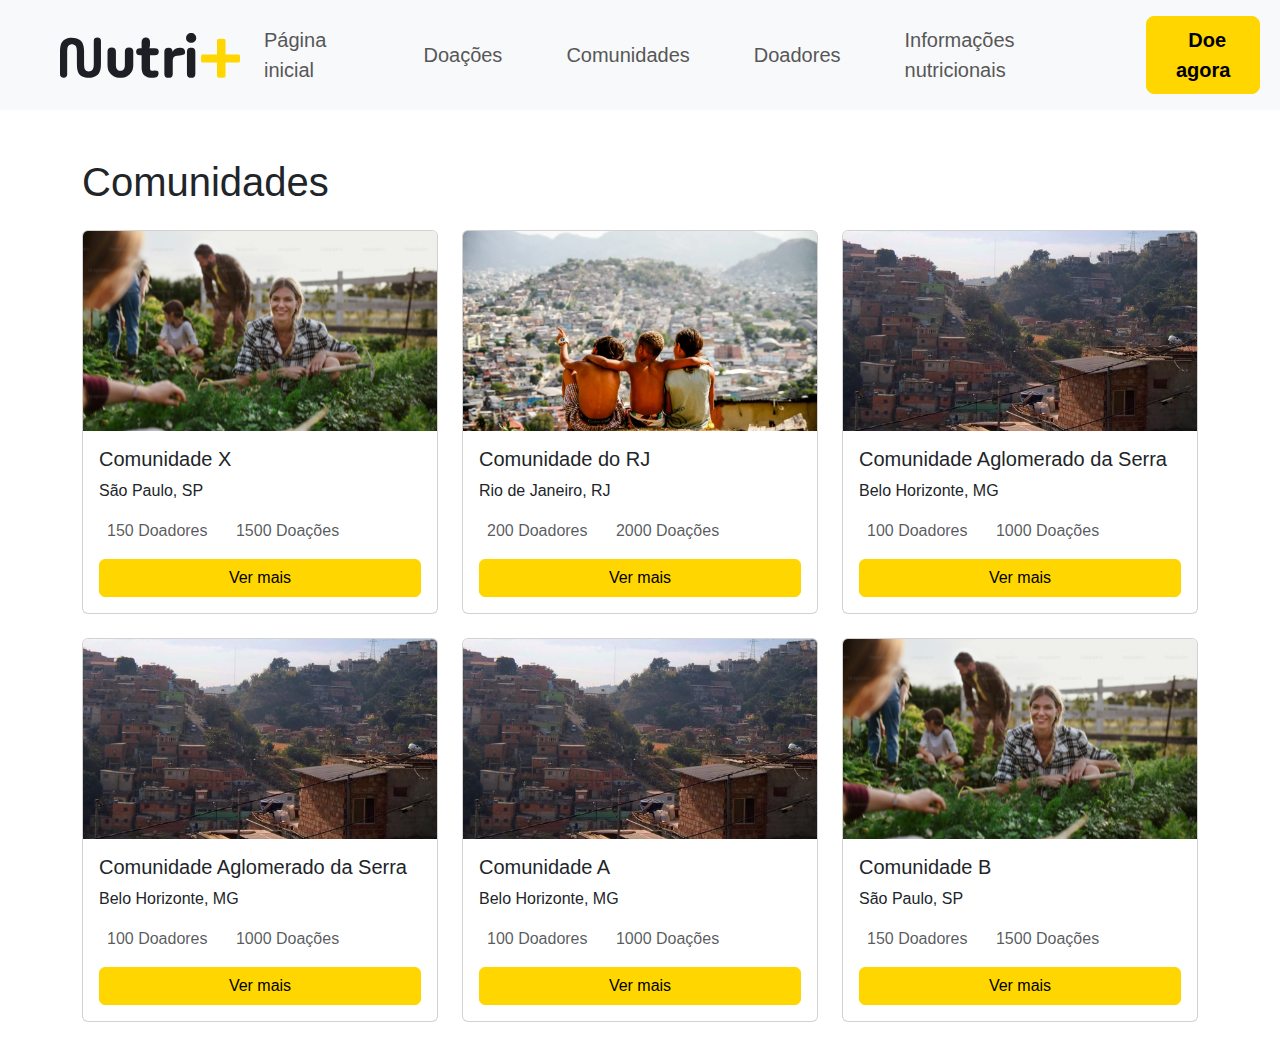
<file: src/pages/comunidades.html>
<!DOCTYPE html>
<html lang="pt-BR">
    <head>
        <meta charset="UTF-8">
        <meta name="viewport" content="width=device-width, initial-scale=1.0">
        <title>Comunidades</title>
        <link href="https://cdn.jsdelivr.net/npm/bootstrap@5.3.3/dist/css/bootstrap.min.css" rel="stylesheet">
        <link rel="stylesheet" href="../css/style.css">
        <script src="https://cdn.jsdelivr.net/npm/bootstrap@5.3.3/dist/js/bootstrap.bundle.min.js"></script>
        <link rel="stylesheet" href="https://cdnjs.cloudflare.com/ajax/libs/font-awesome/6.6.0/css/all.min.css" integrity="sha512-Kc323vGBEqzTmouAECnVceyQqyqdsSiqLQISBL29aUW4U/M7pSPA/gEUZQqv1cwx4OnYxTxve5UMg5GT6L4JJg==" crossorigin="anonymous" referrerpolicy="no-referrer" />
    </head>
    <body>
        <header>
            <nav class="navbar navbar-expand-lg bg-body-tertiary">
              <div class="container-fluid">
                <a class="navbar-brand ms-5" href="landing.html"><img src="../img/Nutri+.svg" width="180" height="45" alt="Logo"></a>
                <button class="navbar-toggler" type="button" data-bs-toggle="collapse" data-bs-target="#navbarNav"
                  aria-controls="navbarNav" aria-expanded="false" aria-label="Toggle navigation">
                  <span class="navbar-toggler-icon"></span>
                </button>
                <div class="collapse navbar-collapse row-gap-5 justify-content-end" id="navbarNav">
                  <ul class="navbar-nav d-flex align-items-center gap-5 fs-5">
                    <li class="nav-item">
                      <a class="nav-link" href="../index.html">Página inicial</a>
                    </li>
                    <li class="nav-item">
                      <a class="nav-link" href="doacoes.html">Doações</a>
                    </li>
                    <li class="nav-item">
                      <a class="nav-link active" href="comunidades.html">Comunidades</a>
                    </li>
                    <li class="nav-item">
                      <a class="nav-link" href="doadores.html">Doadores</a>
                    </li>
                    <li class="nav-item">
                      <a class="nav-link" href="informacoes_nutricionais.html">Informações nutricionais</a>
                    </li>
                    <li class="nav-item">
                      <a class="nav-link" href="#"><button type="button" class="btn btn-primary btn-lg fw-semibold fs-5">
                          <i class="fa-solid fa-heart me-2 "></i>Doe agora
                        </button>
                      </a>
                    </li>
                  </ul>
                </div>
              </div>
            </nav>
        </header>

        <main class="container mt-5">
            <h1 class="mb-4">Comunidades</h1>
            <div id="comunidades-container" class="row">
                <!-- As comunidades serão inseridas aqui dinamicamente -->
            </div>
        </main>

        <script src="../js/comunidades.js"></script>
    </body>
</html>
</file>
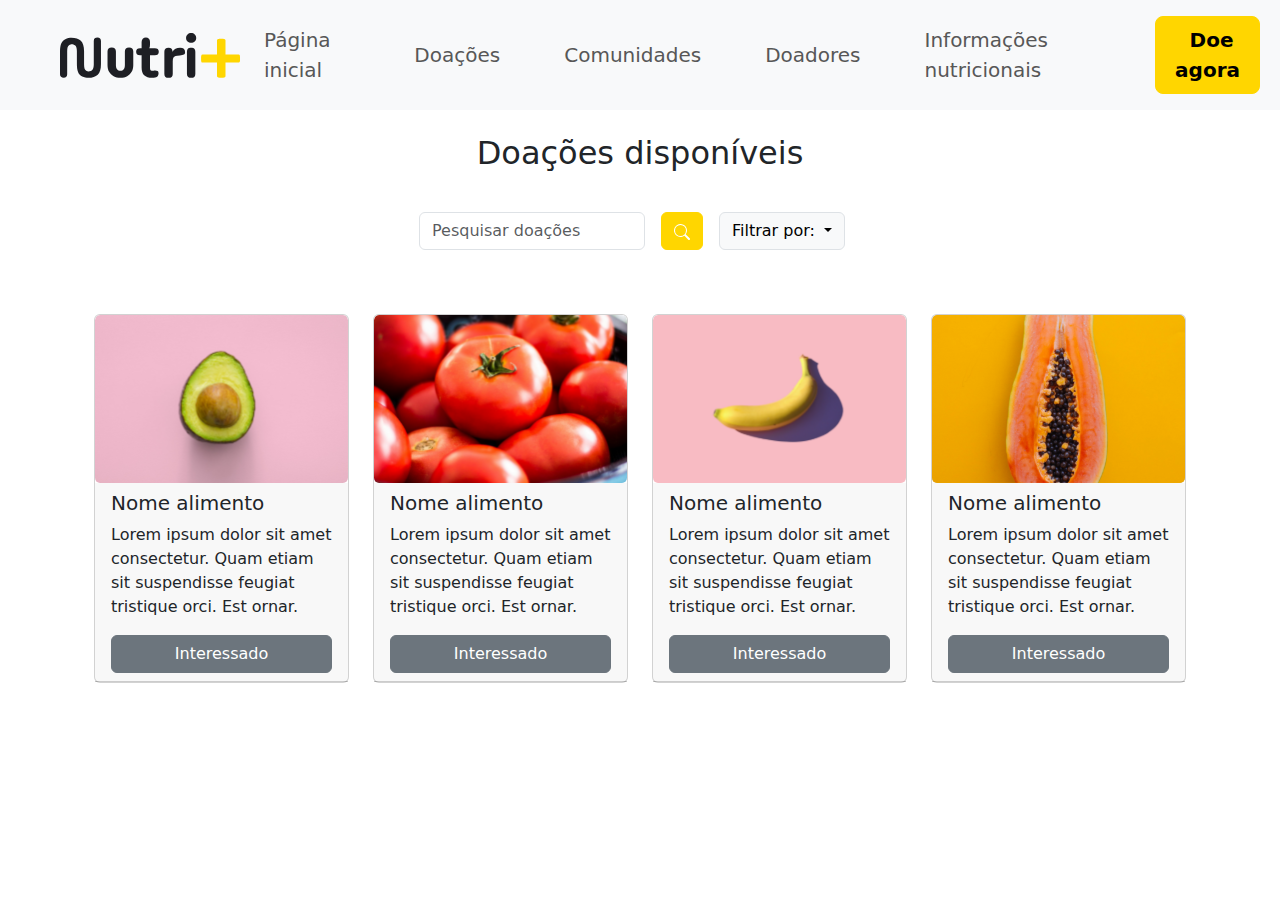
<file: src/pages/doacoes.html>
<!DOCTYPE html>
<html>

<head>
    <meta charset="UTF-8">
    <meta name="viewport" content="width=device-width, initial-scale=1.0">
    <title>Doações</title>
    <!-- Substituição do Bootstrap local pelo CDN -->
    <link href="https://cdn.jsdelivr.net/npm/bootstrap@5.3.3/dist/css/bootstrap.min.css" rel="stylesheet">
    <link rel="stylesheet" href="../css/landing.css">
    <!-- Adição do script do Bootstrap via CDN -->
    <script src="https://cdn.jsdelivr.net/npm/bootstrap@5.3.3/dist/js/bootstrap.bundle.min.js"></script>
    <link rel="stylesheet" href="https://cdnjs.cloudflare.com/ajax/libs/font-awesome/6.6.0/css/all.min.css"
        integrity="sha512-Kc323vGBEqzTmouAECnVceyQqyqdsSiqLQISBL29aUW4U/M7pSPA/gEUZQqv1cwx4OnYxTxve5UMg5GT6L4JJg=="
        crossorigin="anonymous" referrerpolicy="no-referrer" />
</head>

<body>
    <header>
        <nav class="navbar navbar-expand-lg bg-body-tertiary">
            <div class="container-fluid">
                <a class="navbar-brand ms-5" href="landing.html"><img src="../img/Nutri+.svg" width="180" height="45"
                        alt="Logo"></a>
                <button class="navbar-toggler" type="button" data-bs-toggle="collapse" data-bs-target="#navbarNav"
                    aria-controls="navbarNav" aria-expanded="false" aria-label="Toggle navigation">
                    <span class="navbar-toggler-icon"></span>
                </button>
                <div class="collapse navbar-collapse row-gap-5 justify-content-end" id="navbarNav">
                    <ul class="navbar-nav d-flex align-items-center gap-5 fs-5">
                        <li class="nav-item">
                            <a class="nav-link" href="../index.html">Página inicial</a>
                        </li>
                        <li class="nav-item">
                            <a class="nav-link" href="doacoes.html">Doações</a>
                        </li>
                        <li class="nav-item">
                            <a class="nav-link" href="comunidades.html">Comunidades</a>
                        </li>
                        <li class="nav-item">
                            <a class="nav-link" href="doadores.html">Doadores</a>
                        </li>
                        <li class="nav-item">
                            <a class="nav-link" href="informacoes_nutricionais.html">Informações nutricionais</a>
                        </li>
                        <li class="nav-item">
                            <a class="nav-link" href="#"><button type="button"
                                    class="btn btn-primary btn-lg fw-semibold fs-5">
                                    <i class="fa-solid fa-heart me-2 "></i>Doe agora
                                </button>
                            </a>
                        </li>
                    </ul>
                </div>
            </div>
        </nav>
    </header>
    <div class="container row m-auto g-4">
        <h2 class="text-center">Doações disponíveis</h2>
        <form class="row mb-5 g-3 d-flex justify-content-center">
            <div class="col-auto">
                <label for="Search" class="visually-hidden">Pesquisar doações</label>
                <input class="form-control" id="Search" placeholder="Pesquisar doações">
            </div>
            <div class="col-auto">
                <button type="submit" class="btn btn-primary text-center mb-3"><svg xmlns="http://www.w3.org/2000/svg"
                        width="16" height="16" fill="white" class="bi bi-search" viewBox="0 0 16 16">
                        <path
                            d="M11.742 10.344a6.5 6.5 0 1 0-1.397 1.398h-.001q.044.06.098.115l3.85 3.85a1 1 0 0 0 1.415-1.414l-3.85-3.85a1 1 0 0 0-.115-.1zM12 6.5a5.5 5.5 0 1 1-11 0 5.5 5.5 0 0 1 11 0" />
                    </svg></button>
            </div>
            <div class="col-auto dropdown">
                <button class="btn btn-light border dropdown-toggle" type="button" data-bs-toggle="dropdown"
                    aria-expanded="false">
                    Filtrar por:
                </button>
                <ul class="dropdown-menu">
                    <li><a class="dropdown-item" href="#">Recentemente</a></li>
                    <li><a class="dropdown-item" href="#">Últimos</a></li>
                </ul>
            </div>
        </form>

        <div class="col-12 col-md-6 col-lg-3 pb-4 mt-0">
            <div class="card">
                <img src="../img/avocado-svg.svg" class="card-img-top" alt="...">
                <div class="card-header">
                    <h5 class="card-title">Nome alimento</h5>
                    <p class="card-text">Lorem ipsum dolor sit amet consectetur. Quam etiam sit suspendisse feugiat
                        tristique orci. Est ornar.</p>
                    <a href="#" class="btn btn-secondary w-100">Interessado</a>
                </div>
            </div>
        </div>
        <div class="col-12 col-md-6 col-lg-3 pb-4 mt-0">
            <div class="card">
                <img src="../img/tomato-svg.svg" class="card-img-top" alt="...">
                <div class="card-header">
                    <h5 class="card-title">Nome alimento</h5>
                    <p class="card-text">Lorem ipsum dolor sit amet consectetur. Quam etiam sit suspendisse feugiat
                        tristique orci. Est ornar.</p>
                    <a href="#" class="btn btn-secondary w-100">Interessado</a>
                </div>
            </div>
        </div>
        <div class="col-12 col-md-6 col-lg-3 pb-4 mt-0">
            <div class="card">
                <img src="../img/banana-svg.svg" class="card-img-top" alt="...">
                <div class="card-header">
                    <h5 class="card-title">Nome alimento</h5>
                    <p class="card-text">Lorem ipsum dolor sit amet consectetur. Quam etiam sit suspendisse feugiat
                        tristique orci. Est ornar.</p>
                    <a href="#" class="btn btn-secondary w-100">Interessado</a>
                </div>
            </div>
        </div>
        <div class="col-12 col-md-6 col-lg-3 pb-4 mt-0">
            <div class="card">
                <img src="../img/papaya-svg.svg" class="card-img-top" alt="...">
                <div class="card-header">
                    <h5 class="card-title">Nome alimento</h5>
                    <p class="card-text">Lorem ipsum dolor sit amet consectetur. Quam etiam sit suspendisse feugiat
                        tristique orci. Est ornar.</p>
                    <a href="#" class="btn btn-secondary w-100">Interessado</a>
                </div>
            </div>
        </div>
    </div>
    </div>
</body>

</html>
</file>
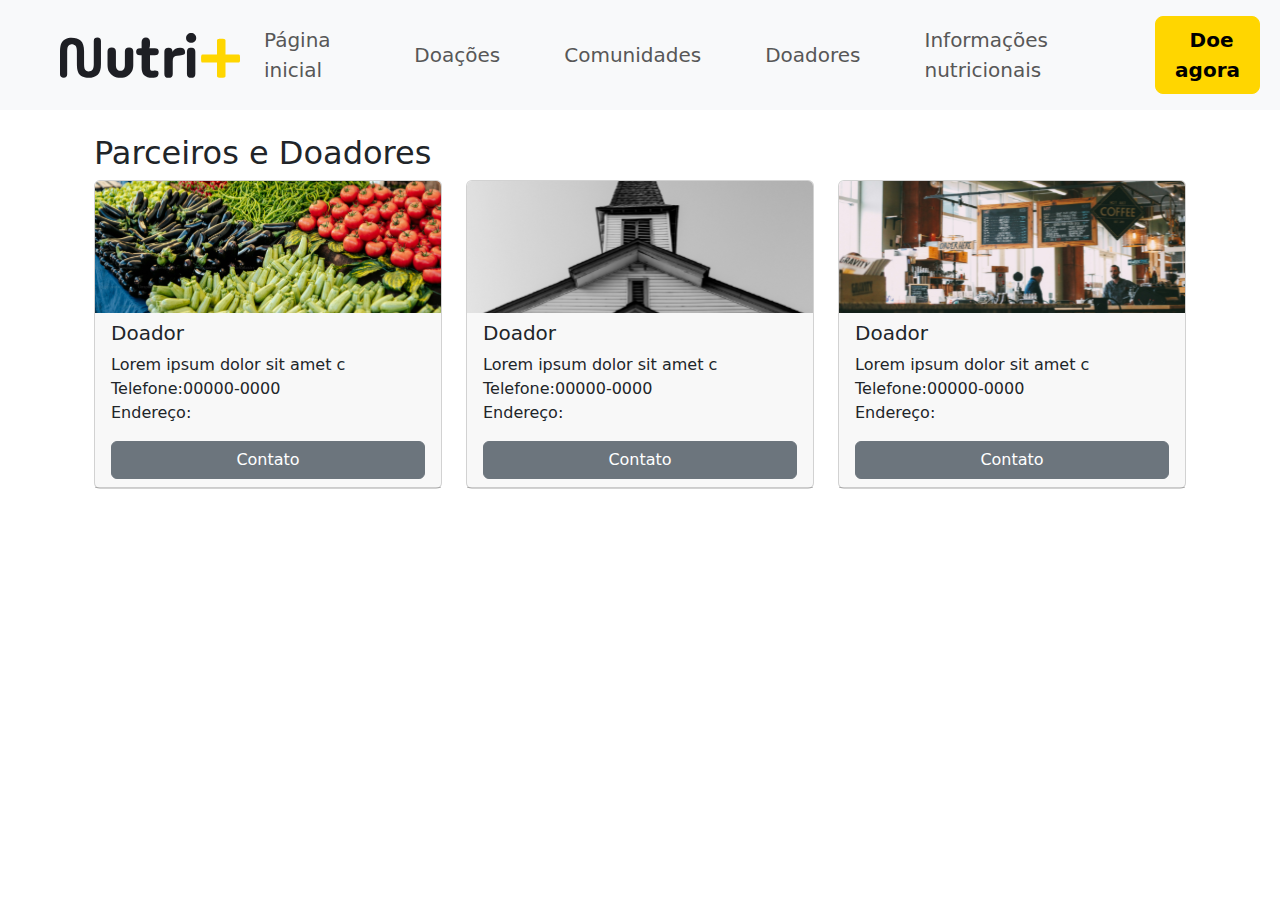
<file: src/pages/doadores.html>
<!DOCTYPE html>
<html>

<head>
  <meta charset="UTF-8">
  <meta name="viewport" content="width=device-width, initial-scale=1.0">
  <title>Doadores</title>
  <!-- Substituição do Bootstrap local pelo CDN -->
  <link href="https://cdn.jsdelivr.net/npm/bootstrap@5.3.3/dist/css/bootstrap.min.css" rel="stylesheet">
  <link rel="stylesheet" href="../css/landing.css">
  <!-- Adição do script do Bootstrap via CDN -->
  <script src="https://cdn.jsdelivr.net/npm/bootstrap@5.3.3/dist/js/bootstrap.bundle.min.js"></script>
  <link rel="stylesheet" href="https://cdnjs.cloudflare.com/ajax/libs/font-awesome/6.6.0/css/all.min.css"
    integrity="sha512-Kc323vGBEqzTmouAECnVceyQqyqdsSiqLQISBL29aUW4U/M7pSPA/gEUZQqv1cwx4OnYxTxve5UMg5GT6L4JJg=="
    crossorigin="anonymous" referrerpolicy="no-referrer" />
</head>

<body>
  <header>
    <nav class="navbar navbar-expand-lg bg-body-tertiary">
      <div class="container-fluid">
        <a class="navbar-brand ms-5" href="landing.html"><img src="../img/Nutri+.svg" width="180" height="45" alt="Logo"></a>
        <button class="navbar-toggler" type="button" data-bs-toggle="collapse" data-bs-target="#navbarNav"
          aria-controls="navbarNav" aria-expanded="false" aria-label="Toggle navigation">
          <span class="navbar-toggler-icon"></span>
        </button>
        <div class="collapse navbar-collapse row-gap-5 justify-content-end" id="navbarNav">
          <ul class="navbar-nav d-flex align-items-center gap-5 fs-5">
            <li class="nav-item">
              <a class="nav-link" href="../index.html">Página inicial</a>
            </li>
            <li class="nav-item">
              <a class="nav-link" href="doacoes.html">Doações</a>
            </li>
            <li class="nav-item">
              <a class="nav-link" href="comunidades.html">Comunidades</a>
            </li>
            <li class="nav-item">
              <a class="nav-link" href="doadores.html">Doadores</a>
            </li>
            <li class="nav-item">
              <a class="nav-link" href="informacoes_nutricionais.html">Informações nutricionais</a>
            </li>
            <li class="nav-item">
              <a class="nav-link" href="#"><button type="button" class="btn btn-primary btn-lg fw-semibold fs-5">
                  <i class="fa-solid fa-heart me-2 "></i>Doe agora
                </button>
              </a>
            </li>
          </ul>
        </div>
      </div>
    </nav>
  </header>
  <div class="container row m-auto g-4">
  <h2>Parceiros e Doadores</h2>
    <div class="col-12 col-md-6 col-lg-4 pb-4 mt-0">
      <div class="card">
        <img src="../img/card-img-1.svg" class="card-img-top" alt="...">
        <div class="card-header">
          <h5 class="card-title">Doador</h5>
          <p class="card-text">Lorem ipsum dolor sit amet c
            <br>Telefone:00000-0000</br>
            Endereço:</p>
          <a href="#" class="btn btn-secondary w-100">Contato</a>
        </div>
      </div>
    </div>
    <div class="col-12 col-md-6 col-lg-4 pb-4 mt-0">
      <div class="card">
        <img src="../img/card-img-2.svg" class="card-img-top" alt="...">
        <div class="card-header">
          <h5 class="card-title">Doador</h5>
          <p class="card-text">Lorem ipsum dolor sit amet c
            <br>Telefone:00000-0000</br>
            Endereço:</p>
          <a href="#" class="btn btn-secondary w-100">Contato</a>
        </div>
      </div>
    </div>
    <div class="col-12 col-md-6 col-lg-4 pb-4 mt-0">
      <div class="card">
        <img src="../img/card-img-3.svg" class="card-img-top" alt="...">
        <div class="card-header">
          <h5 class="card-title">Doador</h5>
          <p class="card-text">Lorem ipsum dolor sit amet c
            <br>Telefone:00000-0000</br>
            Endereço:</p>
          <a href="#" class="btn btn-secondary w-100">Contato</a>
        </div>
      </div>
      </div>
    </div>
  </div>
</body>

</html>
</file>
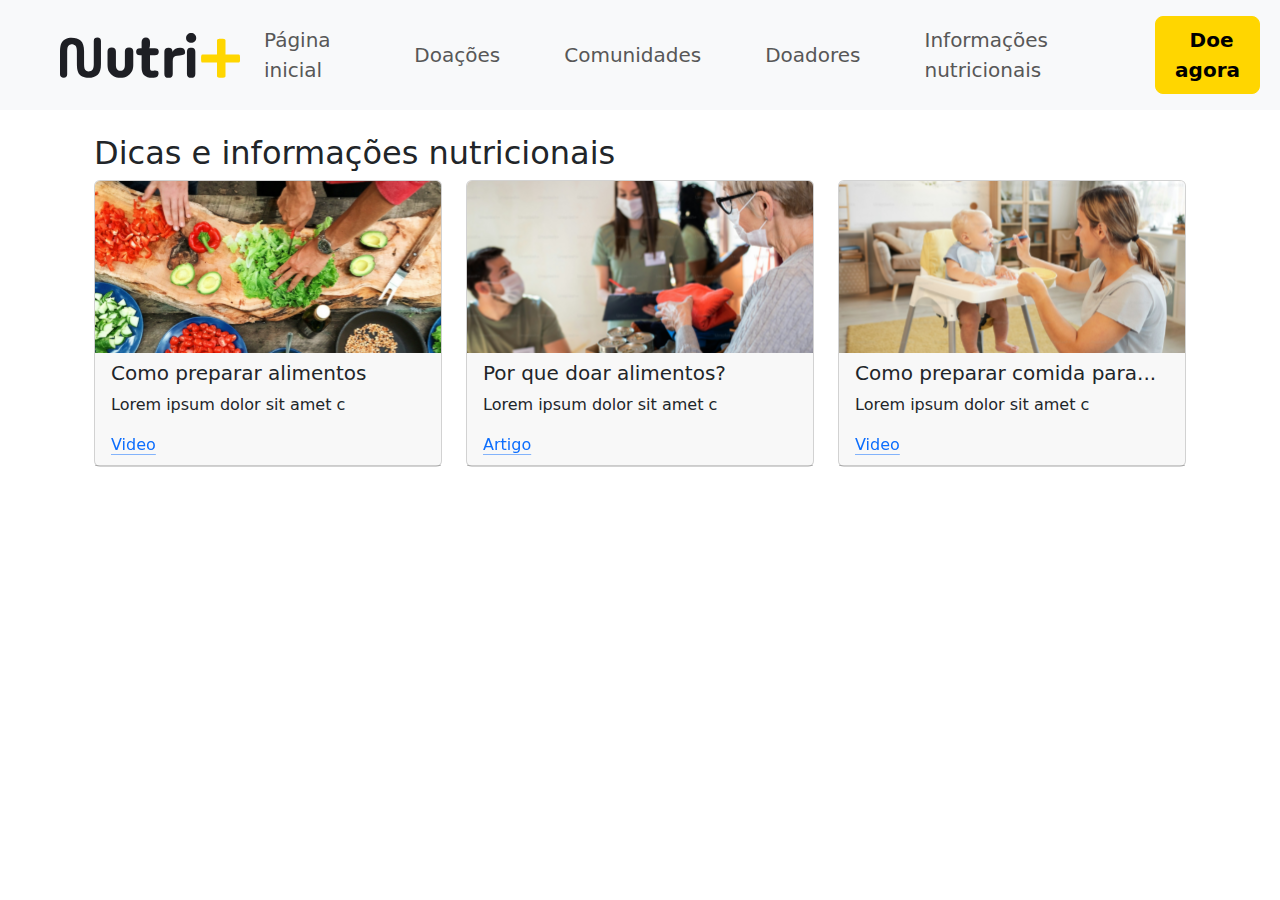
<file: src/pages/informacoes_nutricionais.html>
<!DOCTYPE html>
<html>

<head>
  <meta charset="UTF-8">
  <meta name="viewport" content="width=device-width, initial-scale=1.0">
  <title>Informações Nutricionais</title>
  <!-- Substituição do Bootstrap local pelo CDN -->
  <link href="https://cdn.jsdelivr.net/npm/bootstrap@5.3.3/dist/css/bootstrap.min.css" rel="stylesheet">
  <link rel="stylesheet" href="../css/landing.css">
  <!-- Adição do script do Bootstrap via CDN -->
  <script src="https://cdn.jsdelivr.net/npm/bootstrap@5.3.3/dist/js/bootstrap.bundle.min.js"></script>
  <link rel="stylesheet" href="https://cdnjs.cloudflare.com/ajax/libs/font-awesome/6.6.0/css/all.min.css"
    integrity="sha512-Kc323vGBEqzTmouAECnVceyQqyqdsSiqLQISBL29aUW4U/M7pSPA/gEUZQqv1cwx4OnYxTxve5UMg5GT6L4JJg=="
    crossorigin="anonymous" referrerpolicy="no-referrer" />
</head>

<body>
  <header>
    <nav class="navbar navbar-expand-lg bg-body-tertiary">
      <div class="container-fluid">
        <a class="navbar-brand ms-5" href="landing.html"><img src="../img/Nutri+.svg" width="180" height="45" alt="Logo"></a>
        <button class="navbar-toggler" type="button" data-bs-toggle="collapse" data-bs-target="#navbarNav"
          aria-controls="navbarNav" aria-expanded="false" aria-label="Toggle navigation">
          <span class="navbar-toggler-icon"></span>
        </button>
        <div class="collapse navbar-collapse row-gap-5 justify-content-end" id="navbarNav">
          <ul class="navbar-nav d-flex align-items-center gap-5 fs-5">
            <li class="nav-item">
              <a class="nav-link" href="../index.html">Página inicial</a>
            </li>
            <li class="nav-item">
              <a class="nav-link" href="doacoes.html">Doações</a>
            </li>
            <li class="nav-item">
              <a class="nav-link" href="comunidades.html">Comunidades</a>
            </li>
            <li class="nav-item">
              <a class="nav-link" href="doadores.html">Doadores</a>
            </li>
            <li class="nav-item">
              <a class="nav-link" href="informacoes_nutricionais.html">Informações nutricionais</a>
            </li>
            <li class="nav-item">
              <a class="nav-link" href="#"><button type="button" class="btn btn-primary btn-lg fw-semibold fs-5">
                  <i class="fa-solid fa-heart me-2 "></i>Doe agora
                </button>
              </a>
            </li>
          </ul>
        </div>
      </div>
    </nav>
  </header>
  <div class="container row m-auto g-4">
  <h2>Dicas e informações nutricionais</h2>
    <div class="col-12 col-md-6 col-lg-4 pb-4 mt-0">
      <div class="card">
        <img src="../img/card-img-4.svg" class="card-img-top" alt="...">
        <div class="card-header">
          <h5 class="card-title">Como preparar alimentos</h5>
          <p class="card-text">Lorem ipsum dolor sit amet c</p>
          <a class="icon-link" href="#">Video</a>
          
        </div>
      </div>
    </div>
    <div class="col-12 col-md-6 col-lg-4 pb-4 mt-0">
      <div class="card">
        <img src="../img/card-img-5.svg" class="card-img-top" alt="...">
        <div class="card-header">
          <h5 class="card-title">Por que  doar alimentos?</h5>
          <p class="card-text">Lorem ipsum dolor sit amet c</p>
          <a class="icon-link" href="#" class="w-100">Artigo</a>
        </div>
      </div>
    </div>
    <div class="col-12 col-md-6 col-lg-4 pb-4 mt-0">
      <div class="card">
        <img src="../img/card-img-6.svg" class="card-img-top" alt="...">
        <div class="card-header">
          <h5 class="card-title">Como preparar comida para...</h5>
          <p class="card-text">Lorem ipsum dolor sit amet c</p>
          <a class="icon-link" href="#" class="w-100">Video</a>
        </div>
      </div>
      </div>
    </div>
  </div>
</body>

</html>
</file>
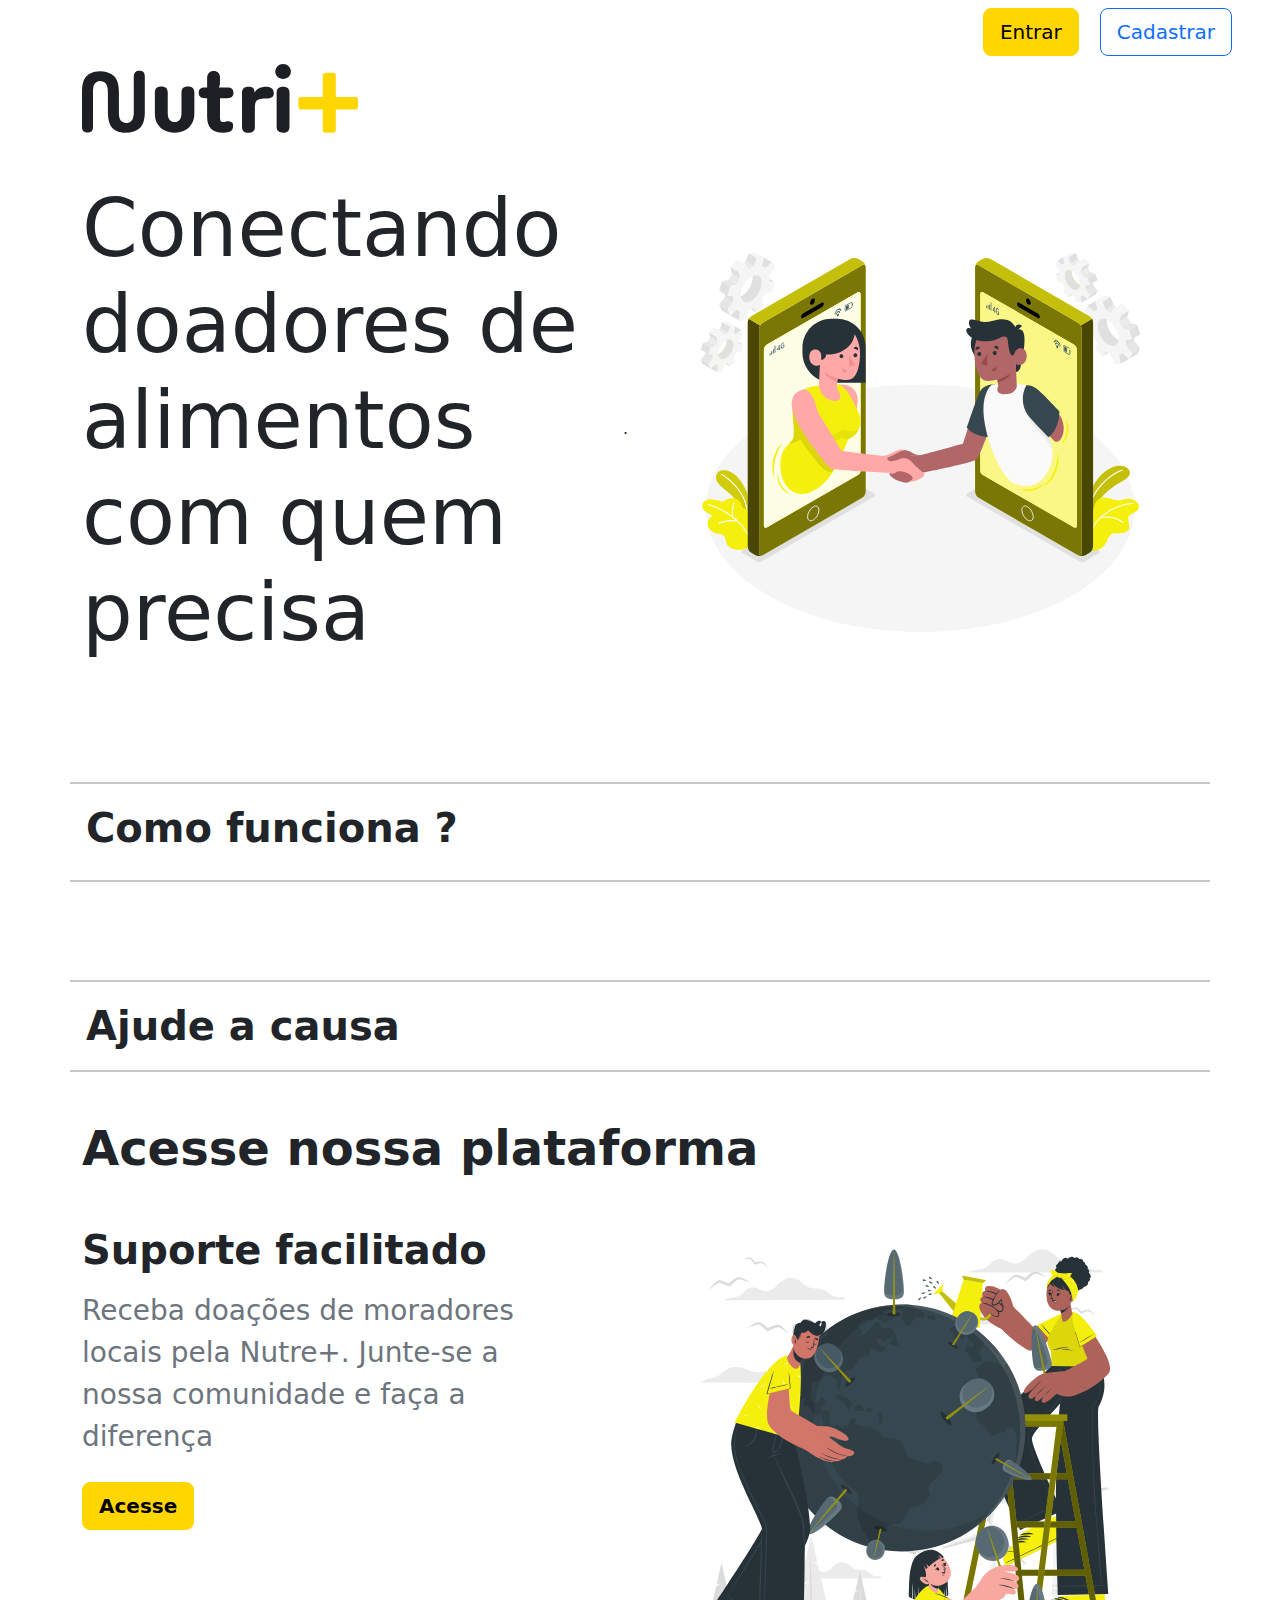
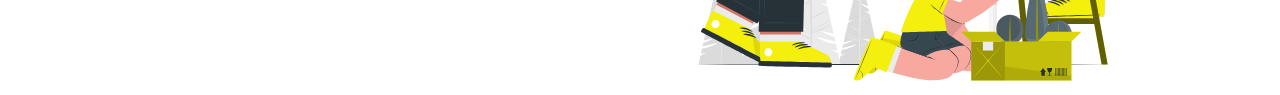
<file: src/pages/landing.html>
<!DOCTYPE html>
<html lang="pt-br">
    <head>
        <meta charset="UTF-8">
        <meta name="viewport" content="width=device-width, initial-scale=1.0">
        <title>Nutri+ LandingPage</title>
        <!-- Substituição do Bootstrap local pelo CDN -->
        <link href="https://cdn.jsdelivr.net/npm/bootstrap@5.3.3/dist/css/bootstrap.min.css" rel="stylesheet">
        <link rel="stylesheet" href="../css/landing.css">
        <!-- Adição do script do Bootstrap via CDN -->
        <script src="https://cdn.jsdelivr.net/npm/bootstrap@5.3.3/dist/js/bootstrap.bundle.min.js"></script>
        <link rel="stylesheet" href="https://cdnjs.cloudflare.com/ajax/libs/font-awesome/6.6.0/css/all.min.css" integrity="sha512-Kc323vGBEqzTmouAECnVceyQqyqdsSiqLQISBL29aUW4U/M7pSPA/gEUZQqv1cwx4OnYxTxve5UMg5GT6L4JJg==" crossorigin="anonymous" referrerpolicy="no-referrer" />
    </head>
    <body>
        <header> 
            
            <!-- INICIO navbar-->

            <nav class="navbar d-flex flex-row justify-content-end me-5"> 
                <div class="content-fluid">
                    <a role="button" href="../index.html" class="btn btn-primary btn-lg me-3">Entrar</a>
                    <a role="button" href="../index.html" class="btn btn-outline-primary btn-lg">Cadastrar</a>
                </div>
            </nav>
         
            <!-- FIM navbar -->

         
            <!-- INICIO primeira seção da página-->
            <section class="container"> 
              
                <!-- INICIO Row do Logo -->
                <div class="row">
                    <div class="col">
                        <img src="/src/img/Nutri+.svg" alt="">
                    </div>
                </div>
                <!-- FIM Row do Logo-->
               
                <!-- INICIO Row Texto e Imagem-->
                <div class="row mt-5">
                  
                    <div class="col-md-6 d-flex align-items-center">

                        <p class="display-1">Conectando doadores de alimentos com quem precisa</p>
                        .</div>

                    
                        <div class="col-md-6 landing-img-1 mx-auto"></div> <!-- IMAGEM 1-->
                </div>
                <!-- FIM Row Texto e Imagem-->
           
            </section>
            <!-- FIM Primeria Seção da Página-->
        </header>

        <!-- INICIO Conteúdo principal da página-->
       <main> 
        <!-- INICIO Segunda Seção da página-->
        <section class="container collapse-1 pt-5">
            <!-- INICIO COLLAPSE 1-->
            <p class=" ">

                <!-- INICIO VISUAL COLLAPSE 1-->
                <a class="container-fluid display-6 fw-semibold link-dark link-underline p-3 pt-4 lh-1 link-underline-opacity-0 link-opacity-50-hover " data-bs-toggle="collapse" href="#collapseExample" role="button" aria-expanded="false" aria-controls="collapseExample">

                     <div class="row como-funciona border-2 border-top border-bottom border-secondary-subtle">
                    
                        <div class="d-flex justify-content-between">

                            <p>Como funciona ?</p> <!-- TITULO COLLAPASE 1 -->
                            
                            <i class="fa-solid fa-caret-down text-center lh-1 "></i> <!--ICONE CETA-->


                        </div>
                        
                       
                        <div class="collapse" id="collapseExample">
                            
                          <div class="card card-body border-0">
                           
                            <!-- CONTEUDO DO COLLAPSE 1-->
                            <div class="img-fluid landing-img-2"></div> <!-- IMAGEM 2-->
                          
                        </div>
                        </div>
                    </div>
                </a>
                <!-- FIM VISUAL COLAPSE 1--> 
                </p>
                <!--FIM COLLPASE 1-->
        </section>

        <section class="container collapse-2" style="height: fit-content;">
            <!-- INICIO COLLAPSE 2-->
            

                <!-- INICIO VISUAL COLLAPSE 2-->
                <a class="container-fluid display-6 fw-semibold  link-dark link-underline p-3  lh-1 link-underline-opacity-0 link-opacity-50-hover " data-bs-toggle="collapse" href="#collapseExample2" role="button" aria-expanded="false" aria-controls="collapseExample">

                     <div class="row como-funciona border-2 border-top border-bottom border-secondary-subtle">
                    
                        <div class="d-flex justify-content-between align-items-center">

                            <p class="mb-2 mt-2">Ajude a causa</p> <!-- TITULO COLLAPASE 2 -->
                            
                            <i class="fa-solid fa-caret-down text-center lh-1 "></i> <!--ICONE CETA-->


                        </div>
                        
                </a>
                        <div class="collapse" id="collapseExample2">
                            
                          <div class="card card-body border-0 d-flex flex-md-column  gap-5 ">
                           
                          <!-- CONTEUDO DO COLLAPSE 2-->
                            
                            <div class="row mt-5">
                                <div class="col-md-6 d-flex justify-content-center">
                                    <img class="img-fluid mx-auto" style="width:25rem;" src="../img/landing-img-3.svg" alt="Ilustração de doação">
                                </div>

                                <div class="col-md-6 d-flex justify-content-center flex-md-column flex-sm-column">
                                    <p class="display-5 fw-semibold text-start">Como voluntário</p>

                                    <p class="fs-4 fw-normal text-secondary" style="width: 100%;">
                                        Ajude a comunidade levando comida aqueles que precisam.
                                    </p>

                                    <div class="cal-to-action">
                                        <p class="fs-5 text-secondary">Faça a diferença como:</p>
                                        <button class="btn btn-secondary btn-lg fw-semibold" type="button" href="#">Voluntário</button>
                                    </div>
                                </div>
                            </div>

                            <hr>

                            <div class="row mt-5 mb-5">
                                <div class="col-md-6 d-flex justify-content-center">
                                    <img class="img-fluid mx-auto" style="width:25rem;" src="../img/landing-img-4.svg" alt="Ilustração de doação">
                                </div>

                                <div class="col-md-6 d-flex justify-content-center flex-md-column flex-sm-column ">
                                    <p class="display-5 fw-semibold text-start">Como parceiro</p>

                                    <p class="fs-4 fw-normal text-secondary" style="width: 100%;">
                                        Ajude doadores a alcançarem aqueles que precisam pela nossa plataforma.
                                    </p>

                                    <div class="cal-to-action">
                                        <p class="fs-5 text-secondary">Junte-se e faça a diferença como:</p>
                                        <button class="btn btn-secondary btn-lg fw-semibold" type="button" href="#">Parceiro</button>
                                    </div>
                                </div>
                            </div>
                           
                            <hr>

                            <div class="row">
                                <div class="col-md-6 d-flex justify-content-center">
                                    <img class="img-fluid mx-auto" style="width:25rem;" src="../img/landing-img-5.svg" alt="Ilustração de doação">
                                </div>

                                <div class="col-md-6 d-flex justify-content-center flex-md-column flex-sm-column ">
                                    <p class="display-5 fw-semibold text-start">Como membro do time</p>

                                    <p class="fs-4 fw-normal text-secondary" style="width: 100%;">
                                        Nos ajude a construir uma comunidade de suporte para aqueles que passam por insegurança alimentar.
                                    </p>

                                    <div class="cal-to-action">
                                        <p class="fs-5 text-secondary">Faça parte da equipe:</p>
                                        <button class="btn btn-secondary btn-lg fw-semibold" type="button" href="#">Junte-se</button>
                                    </div>
                                </div>
                            </div>
                        
                        </div>
                        </div>
                    </div>
                
                <!-- FIM VISUAL COLAPSE 2--> 
             
                <!--FIM COLLPASE 2-->
        </section>

        <section class="container pt-5">

            <p class="display-5 fw-semibold">Acesse nossa plataforma</p>

            <div class="row mt-5">
                <div class="col-md-6">
                    <p class="display-6 fw-semibold">Suporte facilitado</p>
                    
                    <p class="fs-3 text-secondary" style="width: 90%;">
                        Receba doações de moradores locais pela Nutre+. Junte-se a nossa comunidade e faça a diferença
                    </p>
                    <a role="button" href="../index.html" class="btn btn-primary btn-lg fw-semibold mt-2">Acesse</a>
                </div>
                <div class="col-md-6">
                    <img src="../img/landing-img-6.svg" alt="">
                </div>
            </div>
        </section>

       </main>
        
    </body>
</html>
</file>
<file: src/css/style.css>
/* Cores primárias */
:root {
    --primary-color: #FFD600;
    --primary-hover: #FFDC26;
    --text-dark: #000000;
    --text-light: #575757;
    --bg-light: #E4E6EA;
}

* {
    font-family: "Inter", sans-serif;
}

/* Topo */


.background {
    background-image: url(../img/bg-floresta.svg);
    background-size: cover;
    background-position: center;
    height: 60vh;
}

.white-card h2 {
    font-size: 40px;
}

.white-card p {
    font-size: 24px;
}

/* Meio */

.section-middle {
    background-color: var(--primary-color);
    height: 40vh;
    align-content: center;
}

.step-card {
    background-color: var(--bg-light);
    border-radius: 5px;
    height: 40vh;
}

/* Fim */

.section-bottom {
    overflow: hidden;
}

.section-bottom a{
    text-decoration: none;
}
.section-bottom a:hover{
    text-decoration: underline;
}

/* Alterações nas classes Bootstrap */

.btn-dark {
    background-color: black !important
}

.btn-dark:hover {
    background-color: white !important;
    color: black;
    border: white 1px solid;
}

.btn-primary {
    color: var(--text-dark) !important;
    background-color: var(--primary-color) !important;
    border-color: var(--primary-color) !important;
}

.btn-primary:hover {
    color: var(--text-dark) !important;
    background-color: var(--primary-hover) !important;
    border-color: var(--primary-hover) !important;
}

.nav-link {
    color: var(--text-light) !important;
}

.nav-link:hover {
    color: var(--text-dark) !important;
}
</file>
<file: src/css/landing.css>
.landing-img-1{
    background-image: url(../img/landing1.svg);
    width: 500px;
    height: 482px;
    background-size: contain;
    background-repeat: no-repeat;
}

.landing-img-2{
    background-image: url(../img/Diagrama.svg);
    width: 1200px;
    height: 500px;
    background-size: contain;
    background-repeat: no-repeat;
    background-position: center;
    
}



.btn-primary {
    color: #000000 !important;
    background-color: #FFD600;
    border: #FFD600 1px solid;
}

.btn-primary:hover {
    color: #000000 !important;
    background-color: #FFDC26;
    border: #FFDC26 1px solid;
}

.nav-link {
    color: #575757 !important;
}

.nav-link:hover {
    color: #323232 !important;
}
</file>
